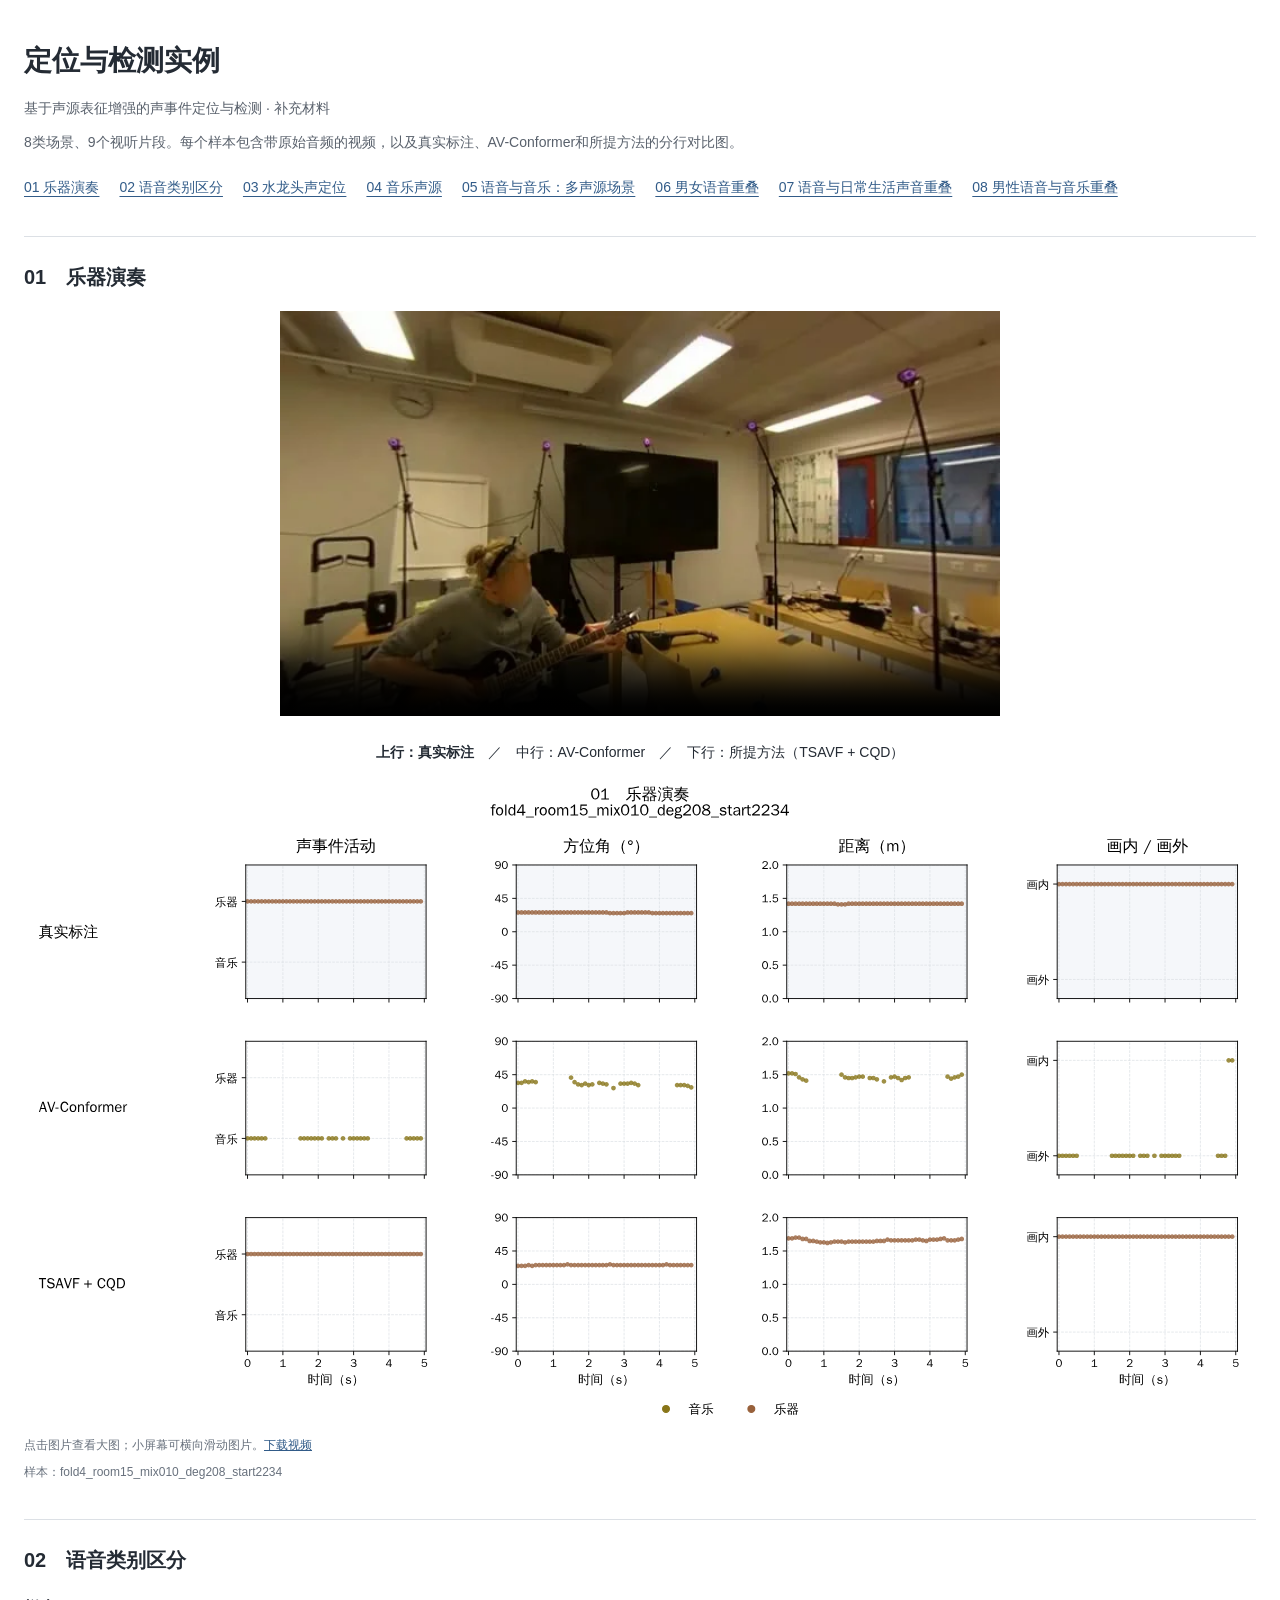
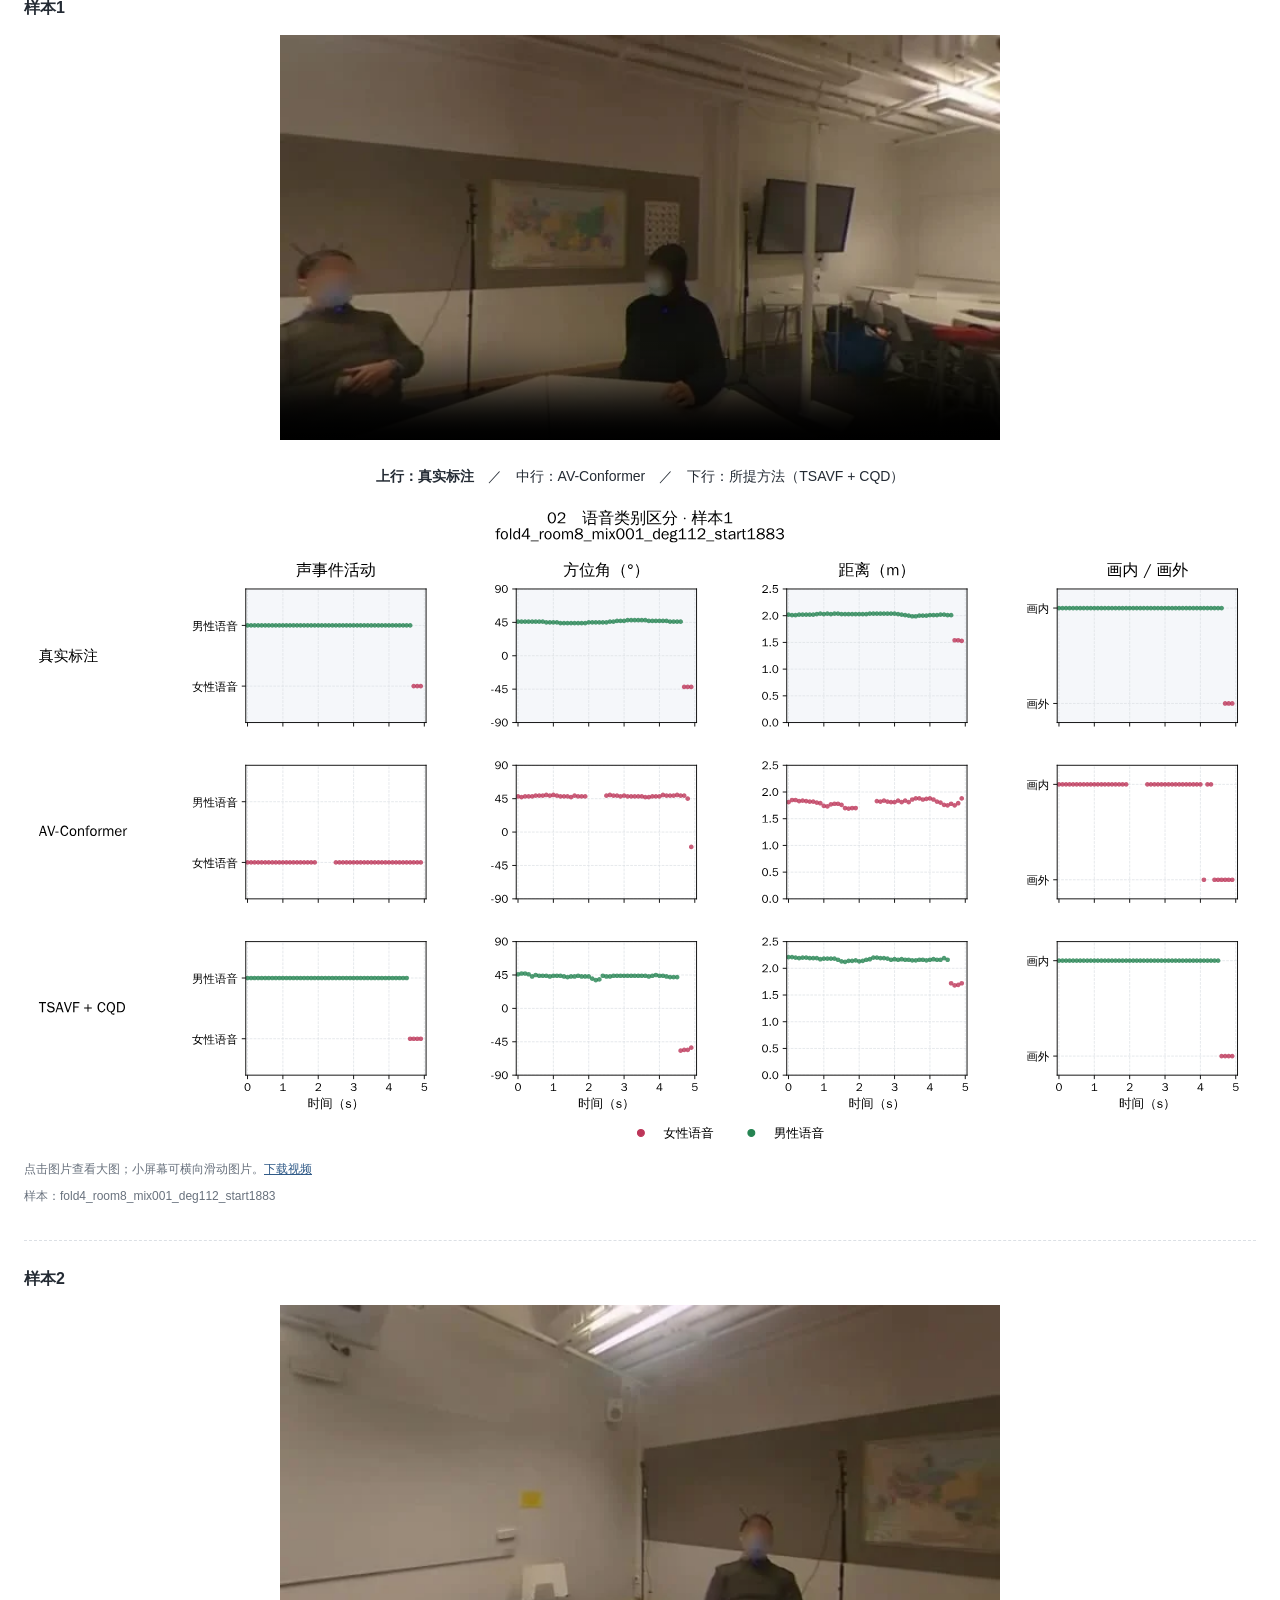
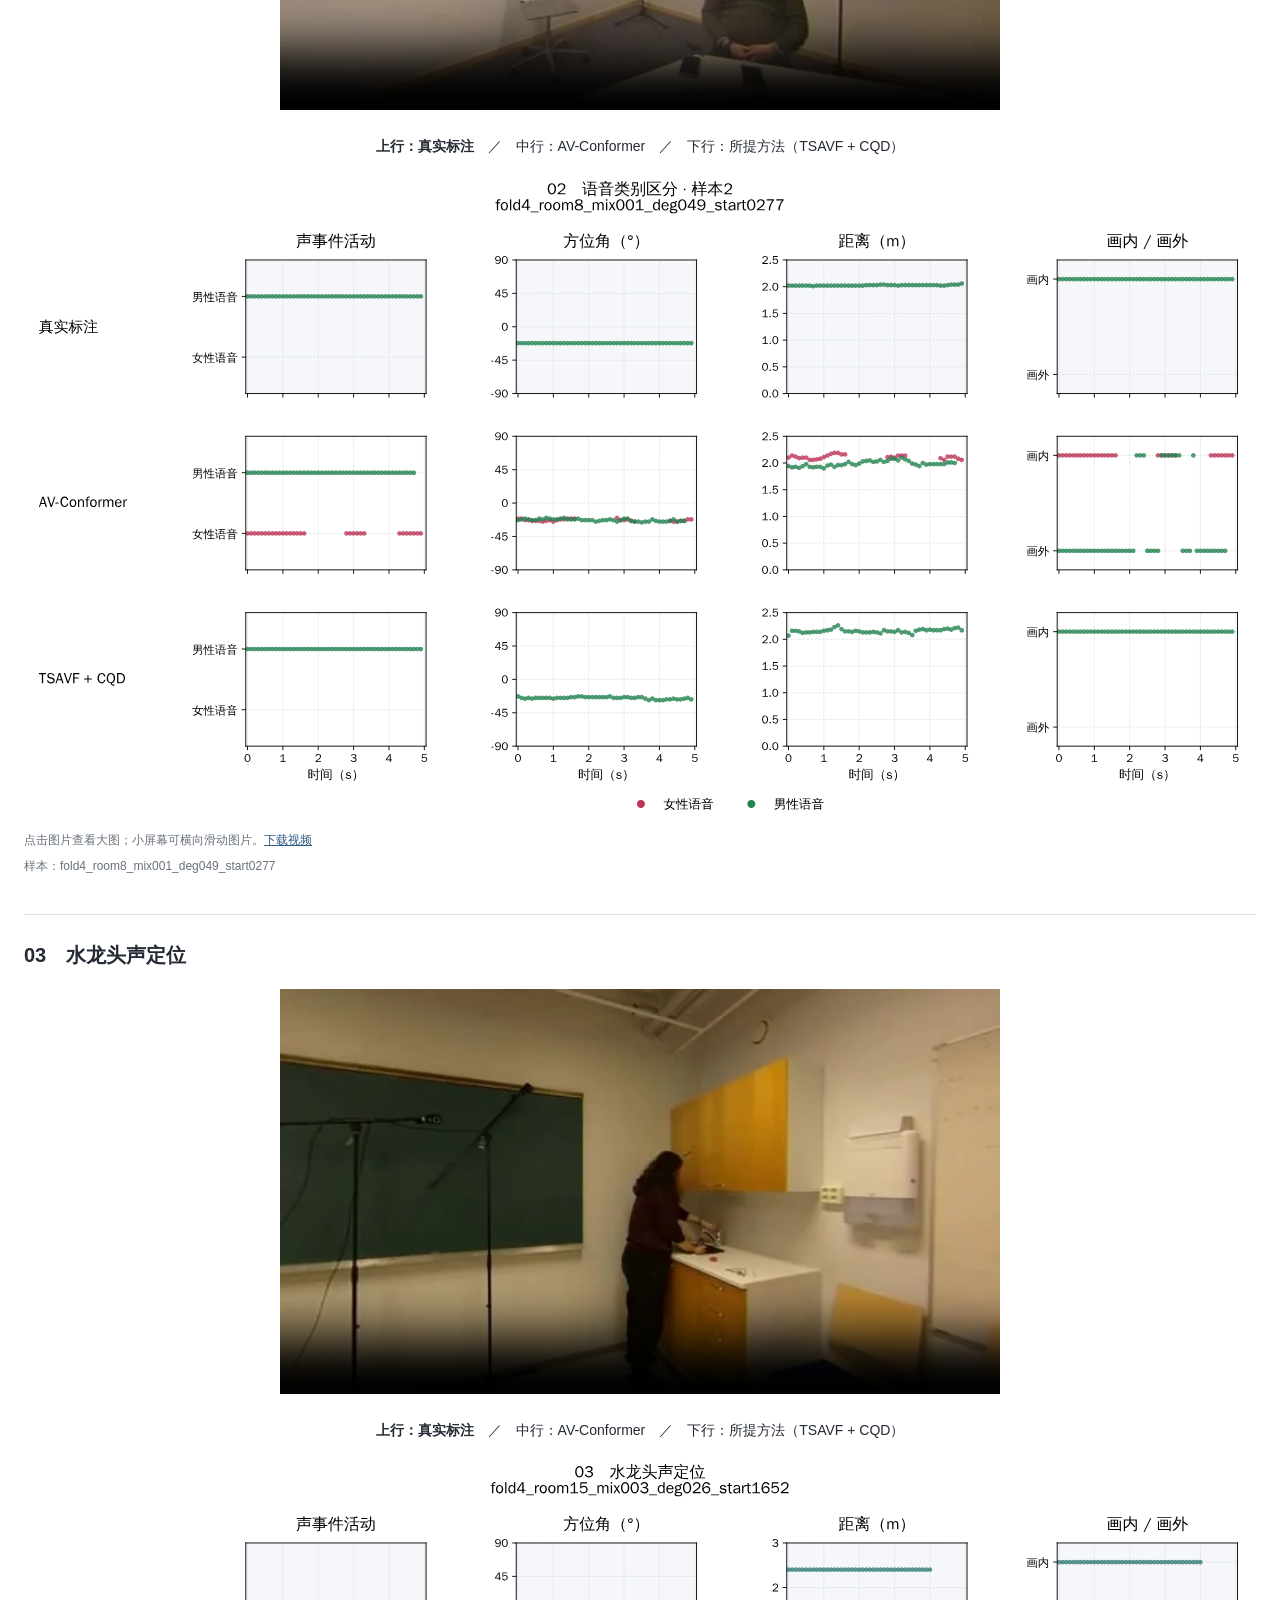
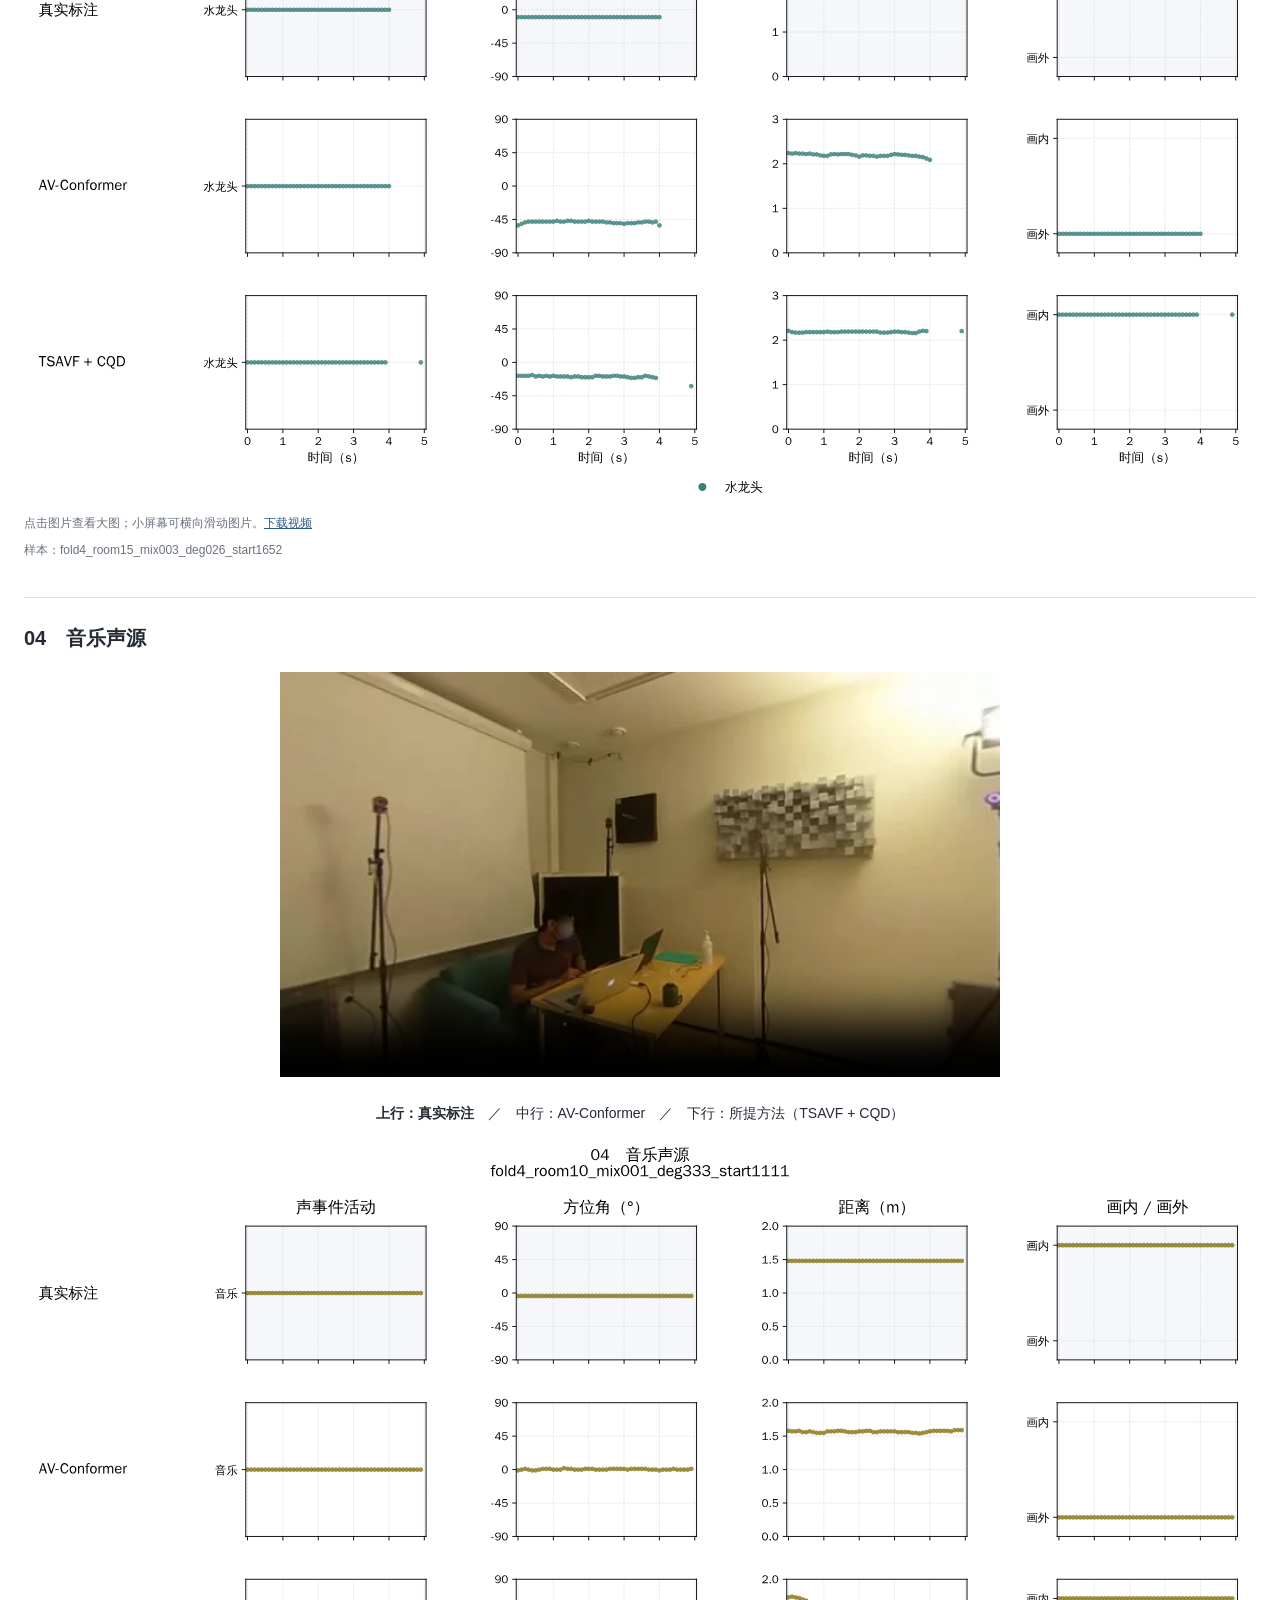
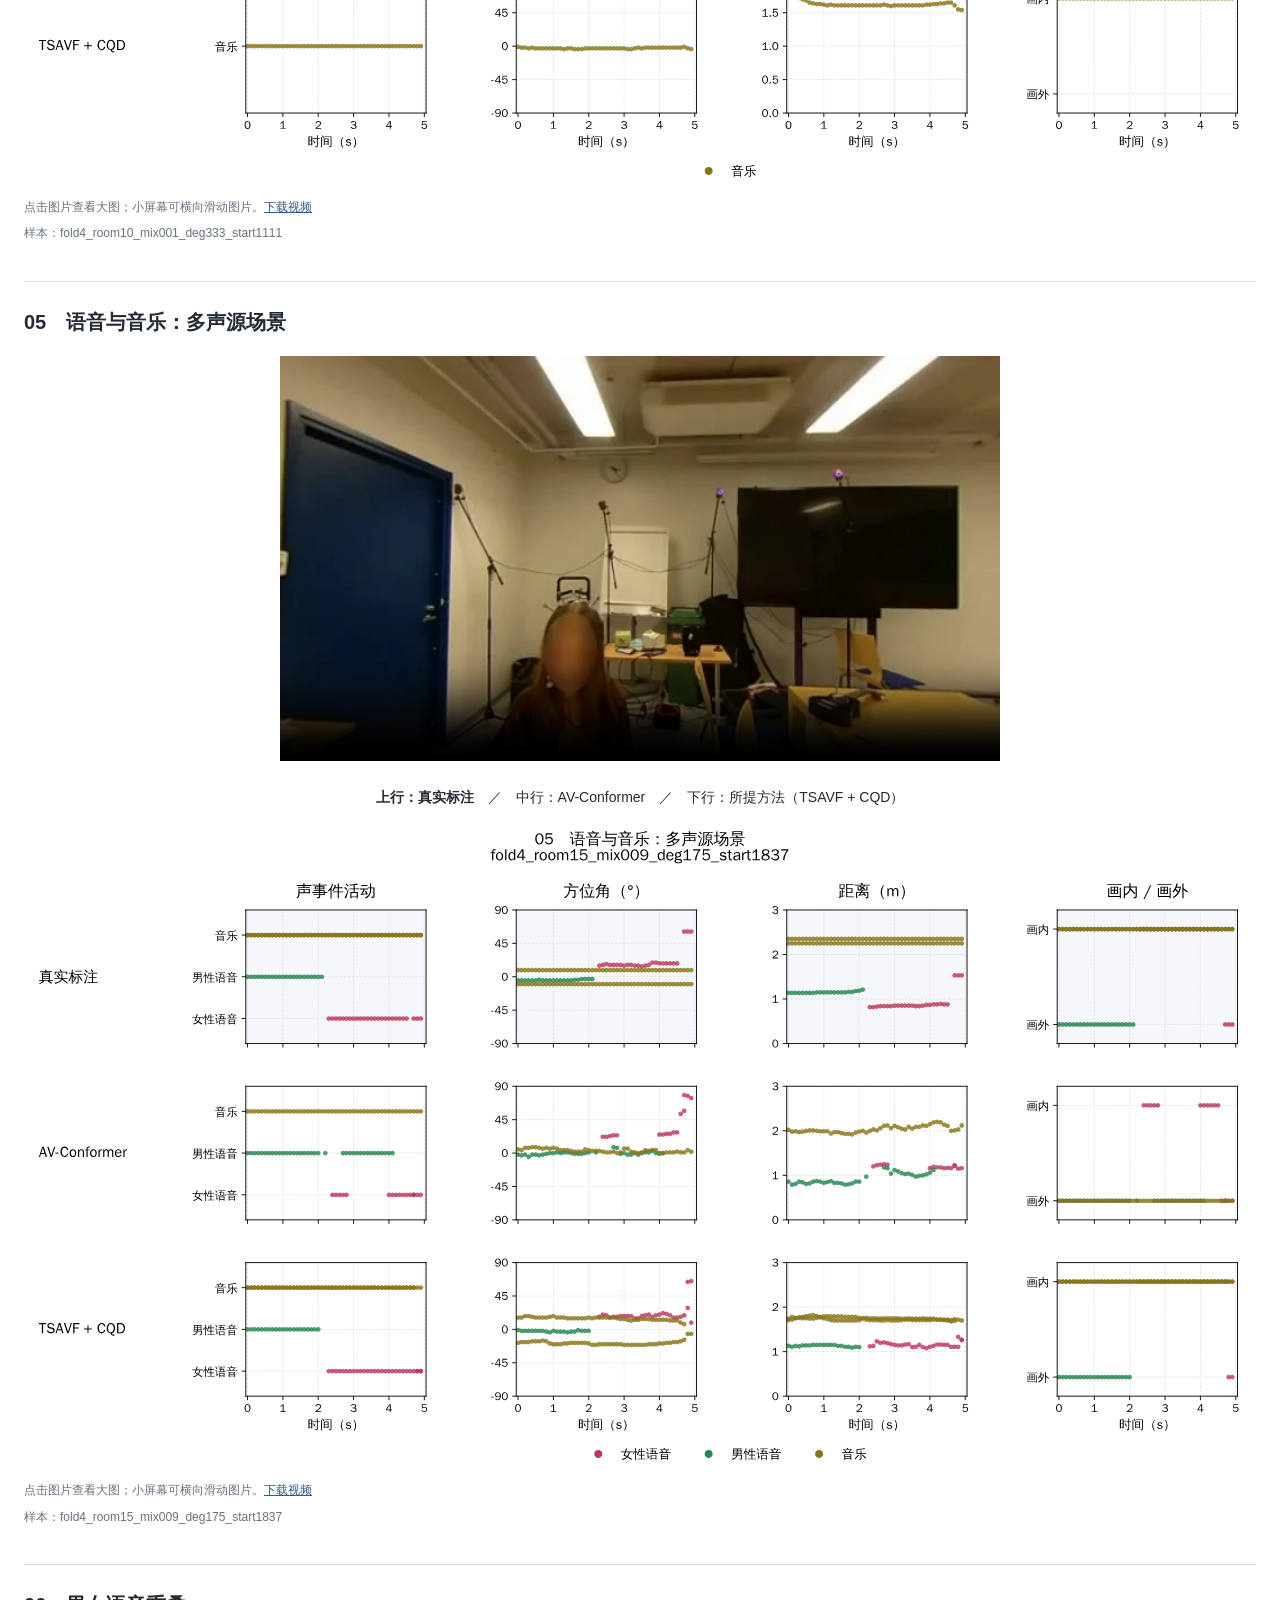
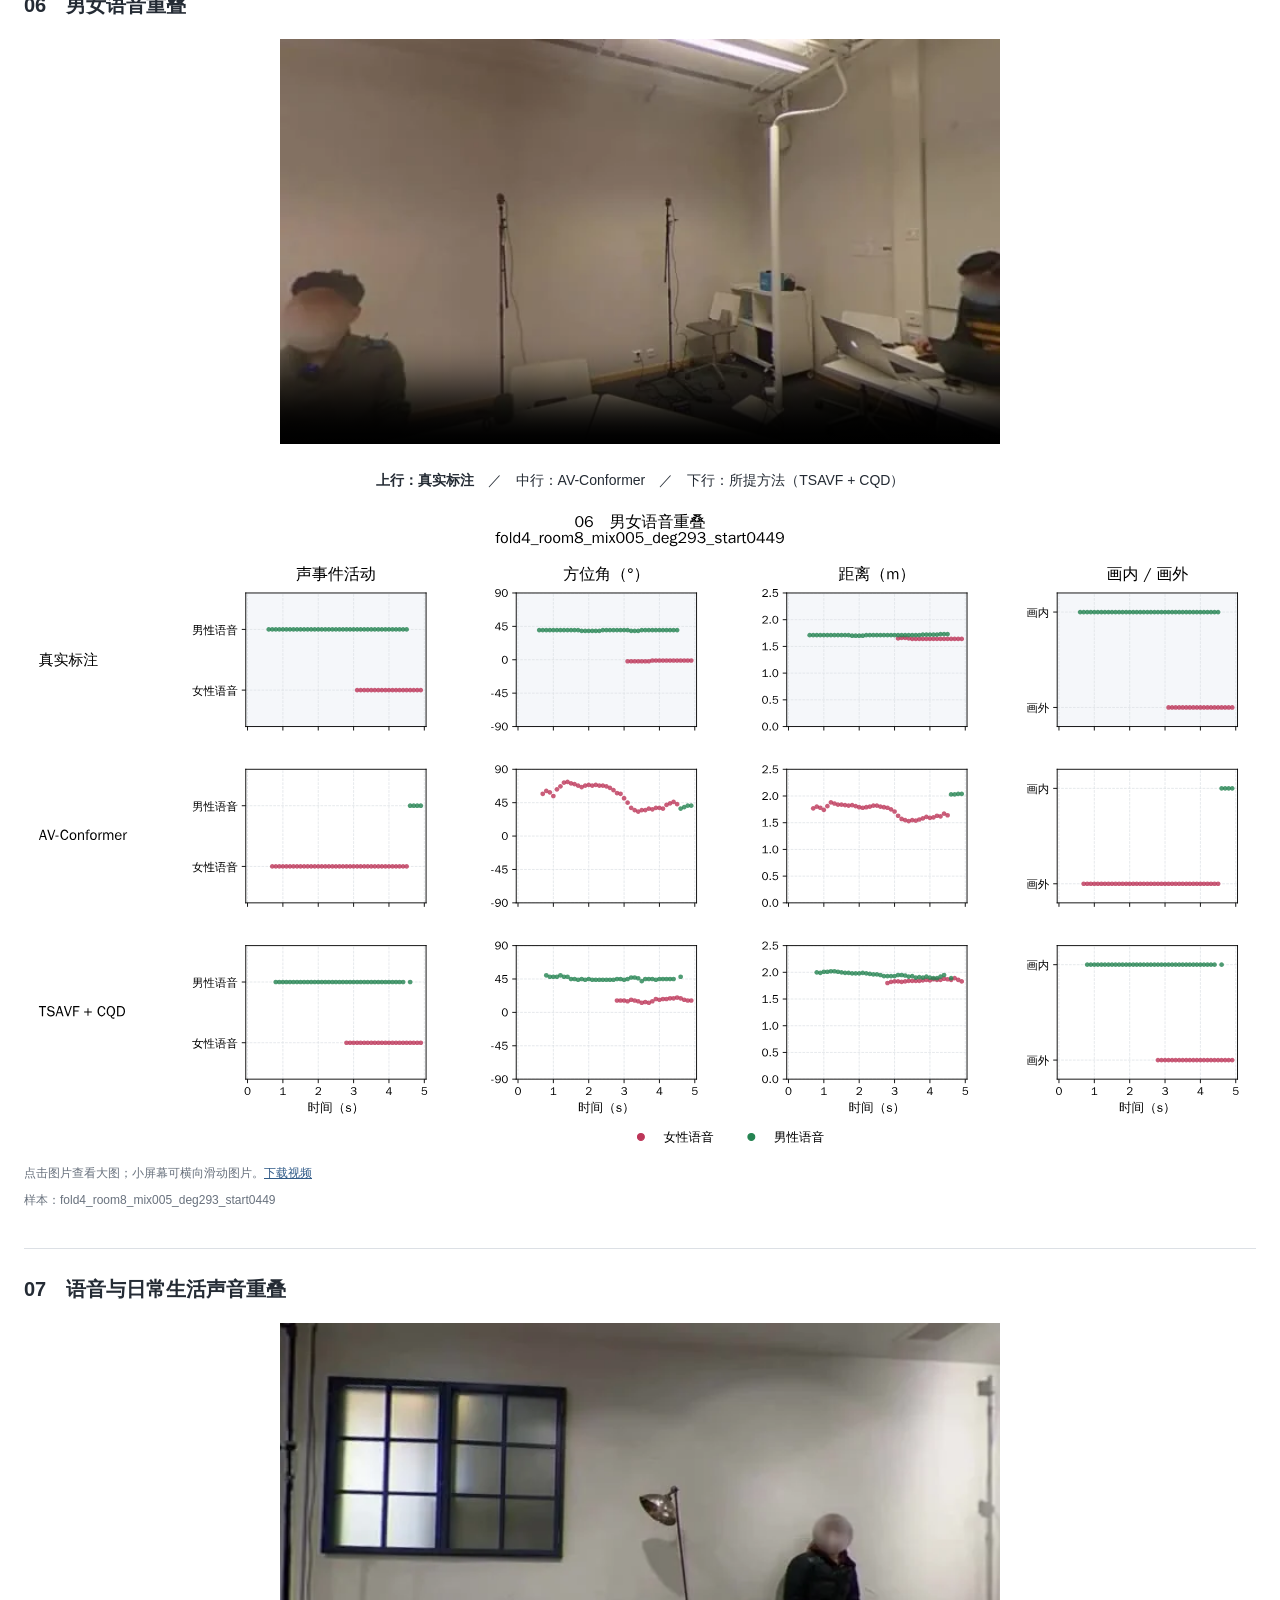
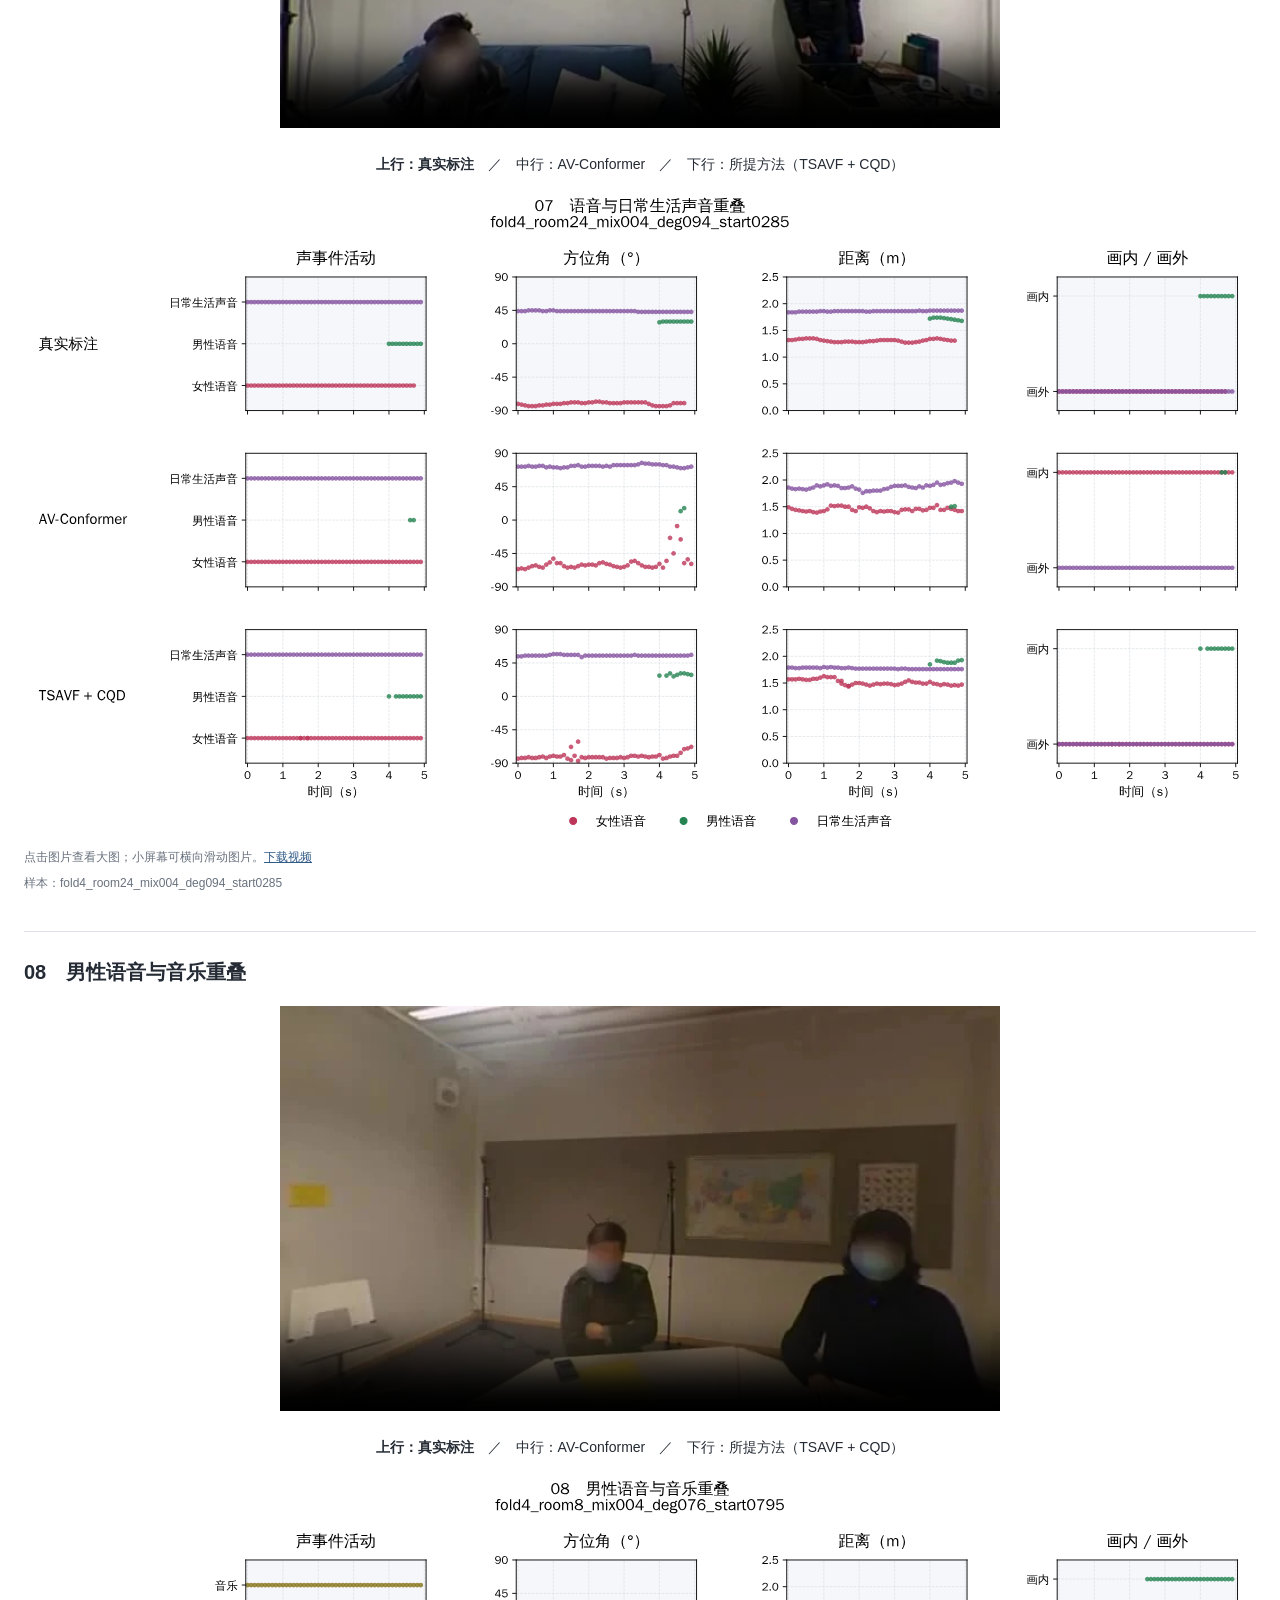
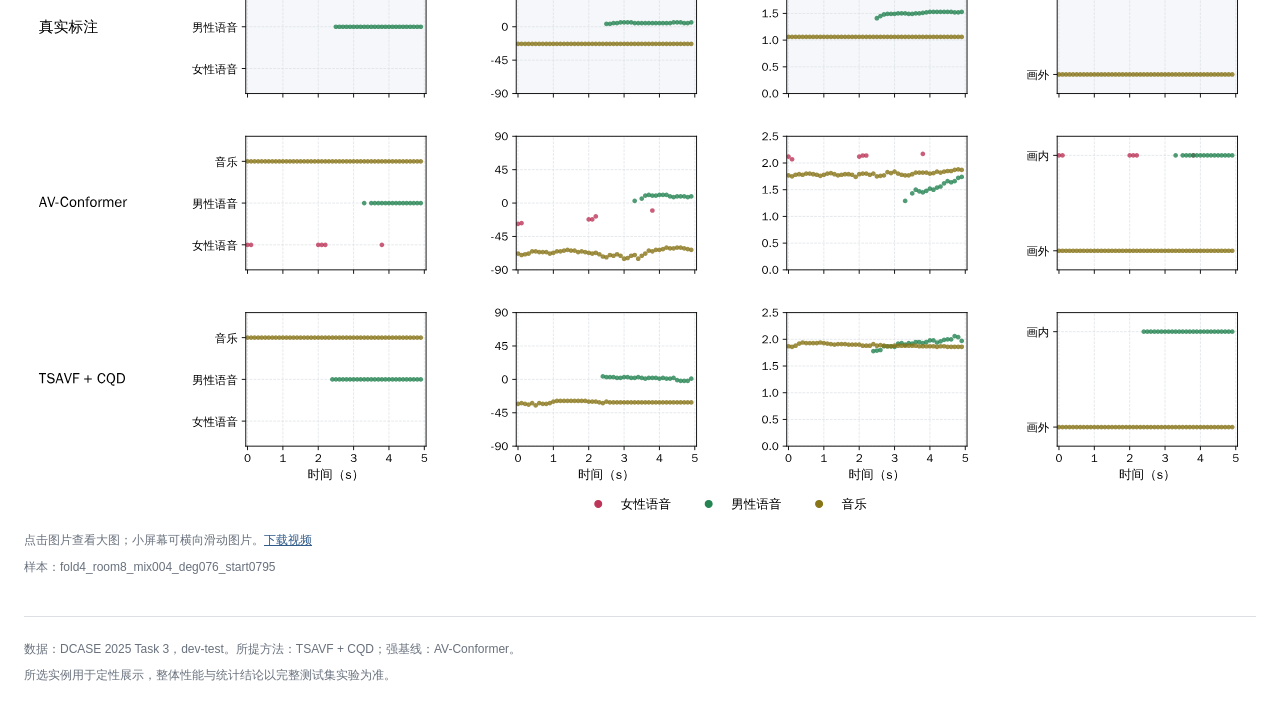
<file: index.html>
<!doctype html>
<html lang="zh-CN">
<head>
  <meta charset="utf-8">
  <meta name="viewport" content="width=device-width, initial-scale=1">
  <meta name="robots" content="noindex, nofollow">
  <meta name="description" content="基于声源表征增强的声事件定位与检测：定位与检测实例。">
  <title>定位与检测实例</title>
  <link rel="icon" href="assets/favicon.svg" type="image/svg+xml">
  <link rel="stylesheet" href="styles.css">
</head>
<body>
  <main>
    <header>
      <h1>定位与检测实例</h1>
      <p>基于声源表征增强的声事件定位与检测 · 补充材料</p>
      <p class="section-intro">8类场景、9个视听片段。每个样本包含带原始音频的视频，以及真实标注、AV-Conformer和所提方法的分行对比图。</p>
      <nav aria-label="定位与检测实例目录"><a href="#case-01">01 乐器演奏</a>
        <a href="#case-02">02 语音类别区分</a>
        <a href="#case-03">03 水龙头声定位</a>
        <a href="#case-04">04 音乐声源</a>
        <a href="#case-05">05 语音与音乐：多声源场景</a>
        <a href="#case-06">06 男女语音重叠</a>
        <a href="#case-07">07 语音与日常生活声音重叠</a>
        <a href="#case-08">08 男性语音与音乐重叠</a></nav>
    </header>
    <section class="example" id="case-01">
      <h2>01　乐器演奏</h2>
    <div class="sample-block">
      
      <video controls playsinline preload="none" poster="assets/case-01-poster.webp"
             aria-label="乐器演奏视频，含原始音频">
        <source src="assets/case-01.mp4" type="video/mp4">
        您的浏览器不支持视频播放，请<a href="assets/case-01.mp4">下载视频</a>。
      </video>
      <p class="row-guide"><strong>上行：真实标注</strong>　／　中行：AV-Conformer　／　下行：所提方法（TSAVF + CQD）</p>
      <a class="comparison" href="plots/01_fold4_room15_mix010_deg208_start2234.svg" target="_blank" rel="noopener"
         aria-label="打开乐器演奏完整对比图">
        <img src="plots/01_fold4_room15_mix010_deg208_start2234.svg" loading="lazy" width="1500" height="800"
             alt="乐器演奏。三行分别为真实标注、AV-Conformer和所提方法；四列分别为声事件活动、方位角、距离和画内画外，同列使用相同刻度。">
      </a>
      <p class="caption">点击图片查看大图；小屏幕可横向滑动图片。<a href="assets/case-01.mp4" download>下载视频</a></p>
      <p class="sample">样本：fold4_room15_mix010_deg208_start2234</p>
    </div>
    </section>
    <section class="example" id="case-02">
      <h2>02　语音类别区分</h2>
    <div class="sample-block">
      <h3>样本1</h3>
      <video controls playsinline preload="none" poster="assets/case-02-poster.webp"
             aria-label="语音类别区分 · 样本1视频，含原始音频">
        <source src="assets/case-02.mp4" type="video/mp4">
        您的浏览器不支持视频播放，请<a href="assets/case-02.mp4">下载视频</a>。
      </video>
      <p class="row-guide"><strong>上行：真实标注</strong>　／　中行：AV-Conformer　／　下行：所提方法（TSAVF + CQD）</p>
      <a class="comparison" href="plots/02_fold4_room8_mix001_deg112_start1883.svg" target="_blank" rel="noopener"
         aria-label="打开语音类别区分 · 样本1完整对比图">
        <img src="plots/02_fold4_room8_mix001_deg112_start1883.svg" loading="lazy" width="1500" height="800"
             alt="语音类别区分 · 样本1。三行分别为真实标注、AV-Conformer和所提方法；四列分别为声事件活动、方位角、距离和画内画外，同列使用相同刻度。">
      </a>
      <p class="caption">点击图片查看大图；小屏幕可横向滑动图片。<a href="assets/case-02.mp4" download>下载视频</a></p>
      <p class="sample">样本：fold4_room8_mix001_deg112_start1883</p>
    </div>
    <div class="sample-block">
      <h3>样本2</h3>
      <video controls playsinline preload="none" poster="assets/case-02-2-poster.webp"
             aria-label="语音类别区分 · 样本2视频，含原始音频">
        <source src="assets/case-02-2.mp4" type="video/mp4">
        您的浏览器不支持视频播放，请<a href="assets/case-02-2.mp4">下载视频</a>。
      </video>
      <p class="row-guide"><strong>上行：真实标注</strong>　／　中行：AV-Conformer　／　下行：所提方法（TSAVF + CQD）</p>
      <a class="comparison" href="plots/02_fold4_room8_mix001_deg049_start0277.svg" target="_blank" rel="noopener"
         aria-label="打开语音类别区分 · 样本2完整对比图">
        <img src="plots/02_fold4_room8_mix001_deg049_start0277.svg" loading="lazy" width="1500" height="800"
             alt="语音类别区分 · 样本2。三行分别为真实标注、AV-Conformer和所提方法；四列分别为声事件活动、方位角、距离和画内画外，同列使用相同刻度。">
      </a>
      <p class="caption">点击图片查看大图；小屏幕可横向滑动图片。<a href="assets/case-02-2.mp4" download>下载视频</a></p>
      <p class="sample">样本：fold4_room8_mix001_deg049_start0277</p>
    </div>
    </section>
    <section class="example" id="case-03">
      <h2>03　水龙头声定位</h2>
    <div class="sample-block">
      
      <video controls playsinline preload="none" poster="assets/case-03-poster.webp"
             aria-label="水龙头声定位视频，含原始音频">
        <source src="assets/case-03.mp4" type="video/mp4">
        您的浏览器不支持视频播放，请<a href="assets/case-03.mp4">下载视频</a>。
      </video>
      <p class="row-guide"><strong>上行：真实标注</strong>　／　中行：AV-Conformer　／　下行：所提方法（TSAVF + CQD）</p>
      <a class="comparison" href="plots/03_fold4_room15_mix003_deg026_start1652.svg" target="_blank" rel="noopener"
         aria-label="打开水龙头声定位完整对比图">
        <img src="plots/03_fold4_room15_mix003_deg026_start1652.svg" loading="lazy" width="1500" height="800"
             alt="水龙头声定位。三行分别为真实标注、AV-Conformer和所提方法；四列分别为声事件活动、方位角、距离和画内画外，同列使用相同刻度。">
      </a>
      <p class="caption">点击图片查看大图；小屏幕可横向滑动图片。<a href="assets/case-03.mp4" download>下载视频</a></p>
      <p class="sample">样本：fold4_room15_mix003_deg026_start1652</p>
    </div>
    </section>
    <section class="example" id="case-04">
      <h2>04　音乐声源</h2>
    <div class="sample-block">
      
      <video controls playsinline preload="none" poster="assets/case-04-poster.webp"
             aria-label="音乐声源视频，含原始音频">
        <source src="assets/case-04.mp4" type="video/mp4">
        您的浏览器不支持视频播放，请<a href="assets/case-04.mp4">下载视频</a>。
      </video>
      <p class="row-guide"><strong>上行：真实标注</strong>　／　中行：AV-Conformer　／　下行：所提方法（TSAVF + CQD）</p>
      <a class="comparison" href="plots/04_fold4_room10_mix001_deg333_start1111.svg" target="_blank" rel="noopener"
         aria-label="打开音乐声源完整对比图">
        <img src="plots/04_fold4_room10_mix001_deg333_start1111.svg" loading="lazy" width="1500" height="800"
             alt="音乐声源。三行分别为真实标注、AV-Conformer和所提方法；四列分别为声事件活动、方位角、距离和画内画外，同列使用相同刻度。">
      </a>
      <p class="caption">点击图片查看大图；小屏幕可横向滑动图片。<a href="assets/case-04.mp4" download>下载视频</a></p>
      <p class="sample">样本：fold4_room10_mix001_deg333_start1111</p>
    </div>
    </section>
    <section class="example" id="case-05">
      <h2>05　语音与音乐：多声源场景</h2>
    <div class="sample-block">
      
      <video controls playsinline preload="none" poster="assets/case-05-poster.webp"
             aria-label="语音与音乐：多声源场景视频，含原始音频">
        <source src="assets/case-05.mp4" type="video/mp4">
        您的浏览器不支持视频播放，请<a href="assets/case-05.mp4">下载视频</a>。
      </video>
      <p class="row-guide"><strong>上行：真实标注</strong>　／　中行：AV-Conformer　／　下行：所提方法（TSAVF + CQD）</p>
      <a class="comparison" href="plots/05_fold4_room15_mix009_deg175_start1837.svg" target="_blank" rel="noopener"
         aria-label="打开语音与音乐：多声源场景完整对比图">
        <img src="plots/05_fold4_room15_mix009_deg175_start1837.svg" loading="lazy" width="1500" height="800"
             alt="语音与音乐：多声源场景。三行分别为真实标注、AV-Conformer和所提方法；四列分别为声事件活动、方位角、距离和画内画外，同列使用相同刻度。">
      </a>
      <p class="caption">点击图片查看大图；小屏幕可横向滑动图片。<a href="assets/case-05.mp4" download>下载视频</a></p>
      <p class="sample">样本：fold4_room15_mix009_deg175_start1837</p>
    </div>
    </section>
    <section class="example" id="case-06">
      <h2>06　男女语音重叠</h2>
    <div class="sample-block">
      
      <video controls playsinline preload="none" poster="assets/case-06-poster.webp"
             aria-label="男女语音重叠视频，含原始音频">
        <source src="assets/case-06.mp4" type="video/mp4">
        您的浏览器不支持视频播放，请<a href="assets/case-06.mp4">下载视频</a>。
      </video>
      <p class="row-guide"><strong>上行：真实标注</strong>　／　中行：AV-Conformer　／　下行：所提方法（TSAVF + CQD）</p>
      <a class="comparison" href="plots/06_fold4_room8_mix005_deg293_start0449.svg" target="_blank" rel="noopener"
         aria-label="打开男女语音重叠完整对比图">
        <img src="plots/06_fold4_room8_mix005_deg293_start0449.svg" loading="lazy" width="1500" height="800"
             alt="男女语音重叠。三行分别为真实标注、AV-Conformer和所提方法；四列分别为声事件活动、方位角、距离和画内画外，同列使用相同刻度。">
      </a>
      <p class="caption">点击图片查看大图；小屏幕可横向滑动图片。<a href="assets/case-06.mp4" download>下载视频</a></p>
      <p class="sample">样本：fold4_room8_mix005_deg293_start0449</p>
    </div>
    </section>
    <section class="example" id="case-07">
      <h2>07　语音与日常生活声音重叠</h2>
    <div class="sample-block">
      
      <video controls playsinline preload="none" poster="assets/case-07-poster.webp"
             aria-label="语音与日常生活声音重叠视频，含原始音频">
        <source src="assets/case-07.mp4" type="video/mp4">
        您的浏览器不支持视频播放，请<a href="assets/case-07.mp4">下载视频</a>。
      </video>
      <p class="row-guide"><strong>上行：真实标注</strong>　／　中行：AV-Conformer　／　下行：所提方法（TSAVF + CQD）</p>
      <a class="comparison" href="plots/07_fold4_room24_mix004_deg094_start0285.svg" target="_blank" rel="noopener"
         aria-label="打开语音与日常生活声音重叠完整对比图">
        <img src="plots/07_fold4_room24_mix004_deg094_start0285.svg" loading="lazy" width="1500" height="800"
             alt="语音与日常生活声音重叠。三行分别为真实标注、AV-Conformer和所提方法；四列分别为声事件活动、方位角、距离和画内画外，同列使用相同刻度。">
      </a>
      <p class="caption">点击图片查看大图；小屏幕可横向滑动图片。<a href="assets/case-07.mp4" download>下载视频</a></p>
      <p class="sample">样本：fold4_room24_mix004_deg094_start0285</p>
    </div>
    </section>
    <section class="example" id="case-08">
      <h2>08　男性语音与音乐重叠</h2>
    <div class="sample-block">
      
      <video controls playsinline preload="none" poster="assets/case-08-poster.webp"
             aria-label="男性语音与音乐重叠视频，含原始音频">
        <source src="assets/case-08.mp4" type="video/mp4">
        您的浏览器不支持视频播放，请<a href="assets/case-08.mp4">下载视频</a>。
      </video>
      <p class="row-guide"><strong>上行：真实标注</strong>　／　中行：AV-Conformer　／　下行：所提方法（TSAVF + CQD）</p>
      <a class="comparison" href="plots/08_fold4_room8_mix004_deg076_start0795.svg" target="_blank" rel="noopener"
         aria-label="打开男性语音与音乐重叠完整对比图">
        <img src="plots/08_fold4_room8_mix004_deg076_start0795.svg" loading="lazy" width="1500" height="800"
             alt="男性语音与音乐重叠。三行分别为真实标注、AV-Conformer和所提方法；四列分别为声事件活动、方位角、距离和画内画外，同列使用相同刻度。">
      </a>
      <p class="caption">点击图片查看大图；小屏幕可横向滑动图片。<a href="assets/case-08.mp4" download>下载视频</a></p>
      <p class="sample">样本：fold4_room8_mix004_deg076_start0795</p>
    </div>
    </section>
    <footer>
      <p>数据：DCASE 2025 Task 3，dev-test。所提方法：TSAVF + CQD；强基线：AV-Conformer。</p>
      <p>所选实例用于定性展示，整体性能与统计结论以完整测试集实验为准。</p>
    </footer>
  </main>
  <script src="app.js" defer></script>
</body>
</html>
</file>
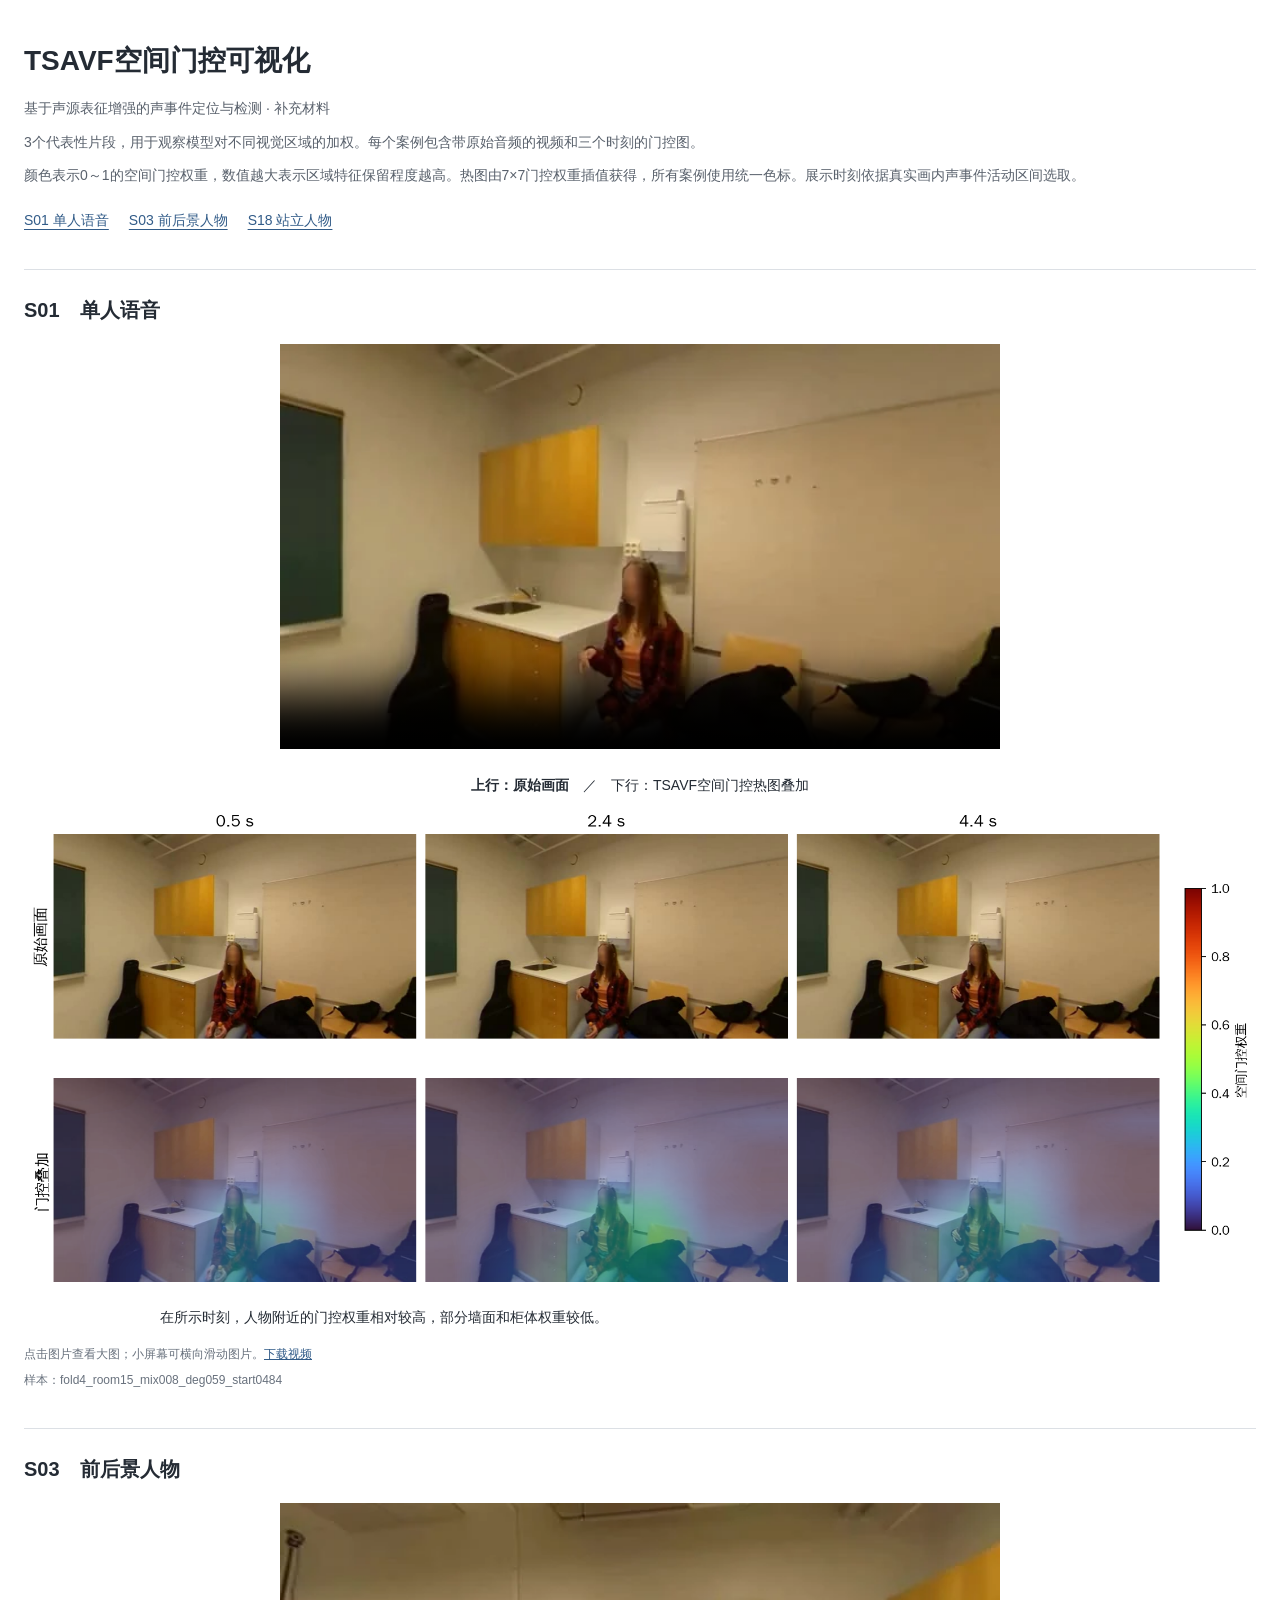
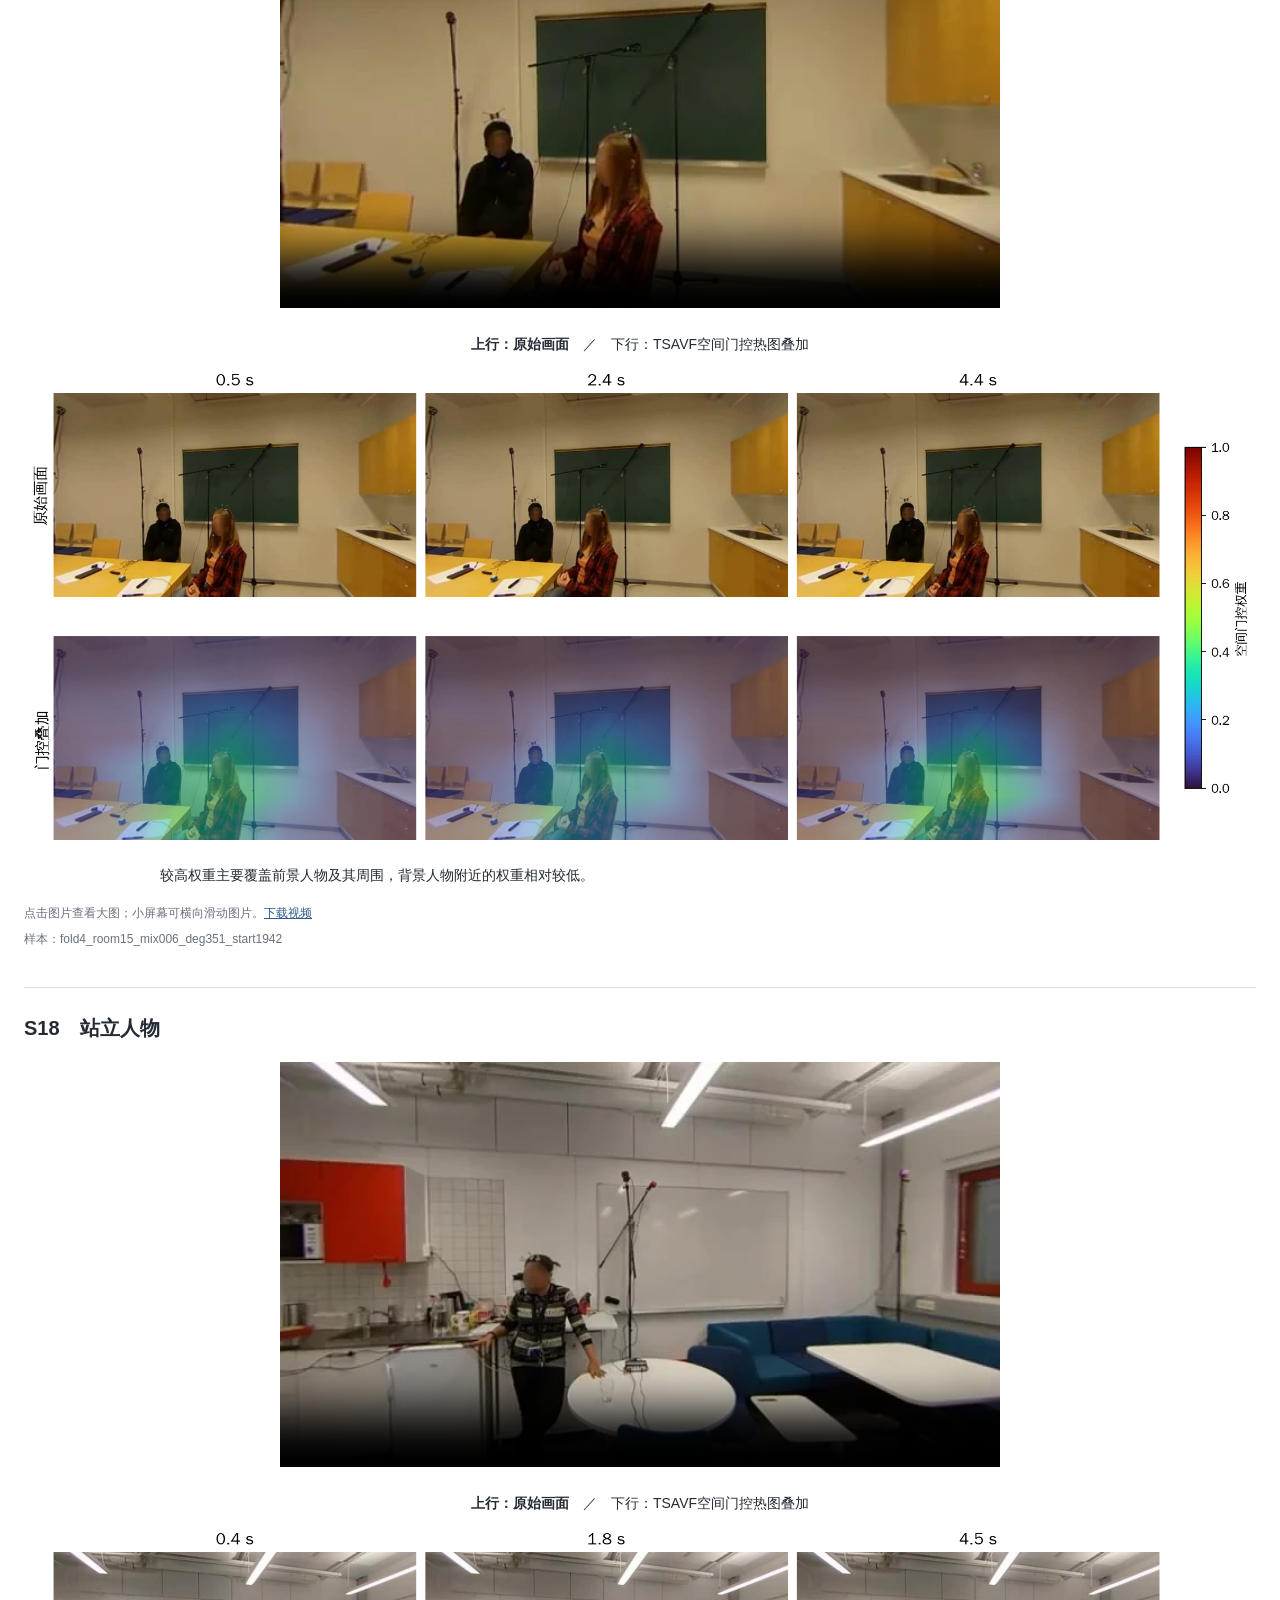
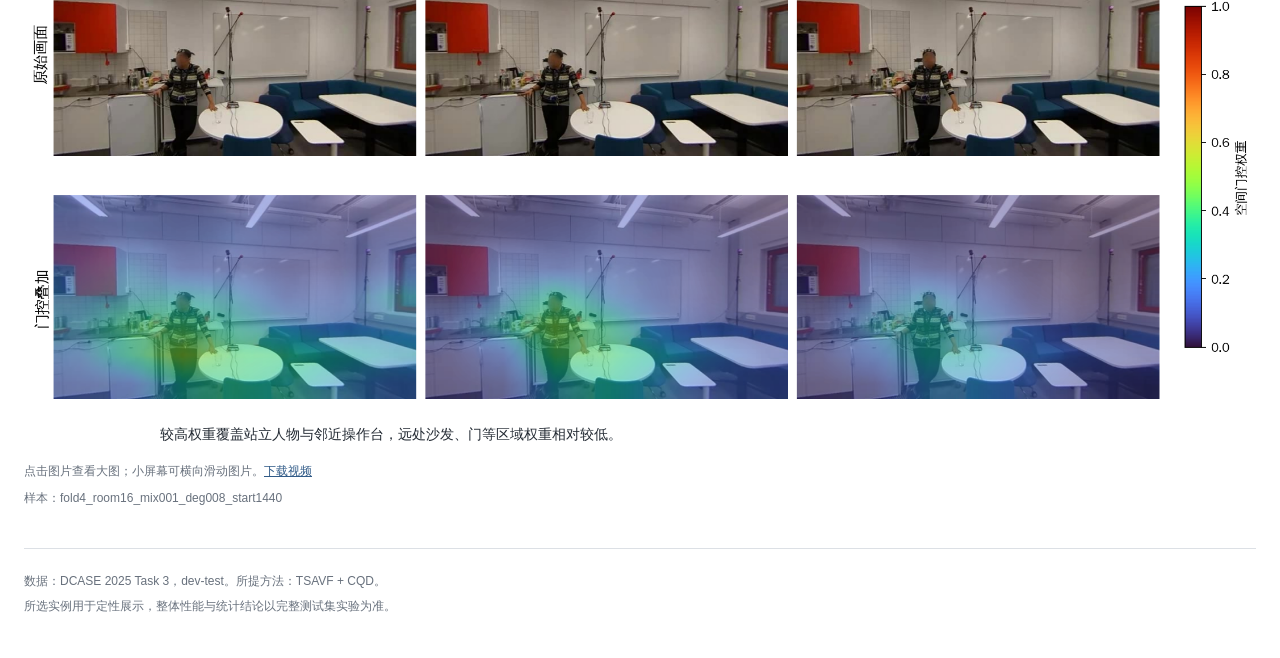
<file: tsavf.html>
<!doctype html>
<html lang="zh-CN">
<head>
  <meta charset="utf-8">
  <meta name="viewport" content="width=device-width, initial-scale=1">
  <meta name="robots" content="noindex, nofollow">
  <meta name="description" content="基于声源表征增强的声事件定位与检测：TSAVF空间门控可视化。">
  <title>TSAVF空间门控可视化</title>
  <link rel="icon" href="assets/favicon.svg" type="image/svg+xml">
  <link rel="stylesheet" href="styles.css">
</head>
<body>
  <main>
    <header>
      <h1>TSAVF空间门控可视化</h1>
      <p>基于声源表征增强的声事件定位与检测 · 补充材料</p>
      <p class="section-intro">3个代表性片段，用于观察模型对不同视觉区域的加权。每个案例包含带原始音频的视频和三个时刻的门控图。</p>
      <p class="section-intro">颜色表示0～1的空间门控权重，数值越大表示区域特征保留程度越高。热图由7×7门控权重插值获得，所有案例使用统一色标。展示时刻依据真实画内声事件活动区间选取。</p>
      <nav aria-label="TSAVF空间门控可视化目录"><a href="#tsavf-s01">S01 单人语音</a>
        <a href="#tsavf-s03">S03 前后景人物</a>
        <a href="#tsavf-s18">S18 站立人物</a></nav>
    </header>
    <section class="example" id="tsavf-s01">
      <h2>S01　单人语音</h2>
      <video controls playsinline preload="none" poster="assets/tsavf-s01-poster.webp"
             aria-label="单人语音原始视频，含音频">
        <source src="assets/tsavf-s01.mp4" type="video/mp4">
        您的浏览器不支持视频播放，请<a href="assets/tsavf-s01.mp4">下载视频</a>。
      </video>
      <p class="row-guide"><strong>上行：原始画面</strong>　／　下行：TSAVF空间门控热图叠加</p>
      <a class="comparison" href="plots/tsavf-s01.png" target="_blank" rel="noopener"
         aria-label="打开单人语音空间门控可视化大图">
        <img src="plots/tsavf-s01.png" loading="lazy" width="2170" height="853"
             alt="单人语音在三个时刻的原始画面及门控热图，统一使用0到1色标。">
      </a>
      <p class="observation">在所示时刻，人物附近的门控权重相对较高，部分墙面和柜体权重较低。</p>
      <p class="caption">点击图片查看大图；小屏幕可横向滑动图片。<a href="assets/tsavf-s01.mp4" download>下载视频</a></p>
      <p class="sample">样本：fold4_room15_mix008_deg059_start0484</p>
    </section>
    <section class="example" id="tsavf-s03">
      <h2>S03　前后景人物</h2>
      <video controls playsinline preload="none" poster="assets/tsavf-s03-poster.webp"
             aria-label="前后景人物原始视频，含音频">
        <source src="assets/tsavf-s03.mp4" type="video/mp4">
        您的浏览器不支持视频播放，请<a href="assets/tsavf-s03.mp4">下载视频</a>。
      </video>
      <p class="row-guide"><strong>上行：原始画面</strong>　／　下行：TSAVF空间门控热图叠加</p>
      <a class="comparison" href="plots/tsavf-s03.png" target="_blank" rel="noopener"
         aria-label="打开前后景人物空间门控可视化大图">
        <img src="plots/tsavf-s03.png" loading="lazy" width="2170" height="853"
             alt="前后景人物在三个时刻的原始画面及门控热图，统一使用0到1色标。">
      </a>
      <p class="observation">较高权重主要覆盖前景人物及其周围，背景人物附近的权重相对较低。</p>
      <p class="caption">点击图片查看大图；小屏幕可横向滑动图片。<a href="assets/tsavf-s03.mp4" download>下载视频</a></p>
      <p class="sample">样本：fold4_room15_mix006_deg351_start1942</p>
    </section>
    <section class="example" id="tsavf-s18">
      <h2>S18　站立人物</h2>
      <video controls playsinline preload="none" poster="assets/tsavf-s18-poster.webp"
             aria-label="站立人物原始视频，含音频">
        <source src="assets/tsavf-s18.mp4" type="video/mp4">
        您的浏览器不支持视频播放，请<a href="assets/tsavf-s18.mp4">下载视频</a>。
      </video>
      <p class="row-guide"><strong>上行：原始画面</strong>　／　下行：TSAVF空间门控热图叠加</p>
      <a class="comparison" href="plots/tsavf-s18.png" target="_blank" rel="noopener"
         aria-label="打开站立人物空间门控可视化大图">
        <img src="plots/tsavf-s18.png" loading="lazy" width="2170" height="853"
             alt="站立人物在三个时刻的原始画面及门控热图，统一使用0到1色标。">
      </a>
      <p class="observation">较高权重覆盖站立人物与邻近操作台，远处沙发、门等区域权重相对较低。</p>
      <p class="caption">点击图片查看大图；小屏幕可横向滑动图片。<a href="assets/tsavf-s18.mp4" download>下载视频</a></p>
      <p class="sample">样本：fold4_room16_mix001_deg008_start1440</p>
    </section>
    <footer>
      <p>数据：DCASE 2025 Task 3，dev-test。所提方法：TSAVF + CQD。</p>
      <p>所选实例用于定性展示，整体性能与统计结论以完整测试集实验为准。</p>
    </footer>
  </main>
  <script src="app.js" defer></script>
</body>
</html>
</file>
<file: styles.css>
* { box-sizing: border-box; }
html { scroll-behavior: smooth; }
body { margin: 0; background: #fff; color: #242b34;
  font-family: -apple-system, BlinkMacSystemFont, 'Segoe UI', 'Microsoft YaHei', sans-serif;
  line-height: 1.8; }
main { max-width: 1280px; margin: 0 auto; padding: 36px 24px; }
h1 { font-size: 28px; margin: 0 0 10px; }
header p { margin: 6px 0; color: #59616c; font-size: 14px; }
nav { display: flex; flex-wrap: wrap; gap: 8px 20px; margin-top: 20px; font-size: 14px; }
nav a { text-underline-offset: 4px; }
.section-intro { color: #59616c; font-size: 14px; margin: 8px 0; }
.example { margin-top: 36px; padding-top: 22px; border-top: 1px solid #dce0e5; }
h2 { font-size: 20px; margin: 0 0 16px; font-weight: 600; }
h3 { font-size: 16px; margin: 0 0 12px; font-weight: 600; }
.sample-block + .sample-block { margin-top: 32px; padding-top: 24px;
  border-top: 1px dashed #dce0e5; }
video { display: block; width: min(100%, 720px); aspect-ratio: 16 / 9;
  margin: 0 auto; background: #151719; }
.row-guide { margin: 24px 0 8px; text-align: center; font-size: 14px; }
.comparison { display: block; overflow-x: auto; }
.comparison img { display: block; width: 100%; min-width: 1000px; height: auto; }
a { color: #315b88; }
a:focus-visible, video:focus-visible { outline: 3px solid #315b88; outline-offset: 4px; }
.caption, .sample { color: #68717d; font-size: 12px; margin: 5px 0; }
.sample { overflow-wrap: anywhere; }
.observation { max-width: 960px; margin: 14px auto; font-size: 14px; }
footer { margin-top: 38px; border-top: 1px solid #dce0e5; padding-top: 18px;
  font-size: 12px; color: #68717d; }
footer p { margin: 4px 0; }
@media (max-width: 640px) {
  main { padding: 24px 16px; }
  h1 { font-size: 23px; }
  .row-guide { font-size: 12px; }
}
@media (prefers-reduced-motion: reduce) { html { scroll-behavior: auto; } }
</file>
